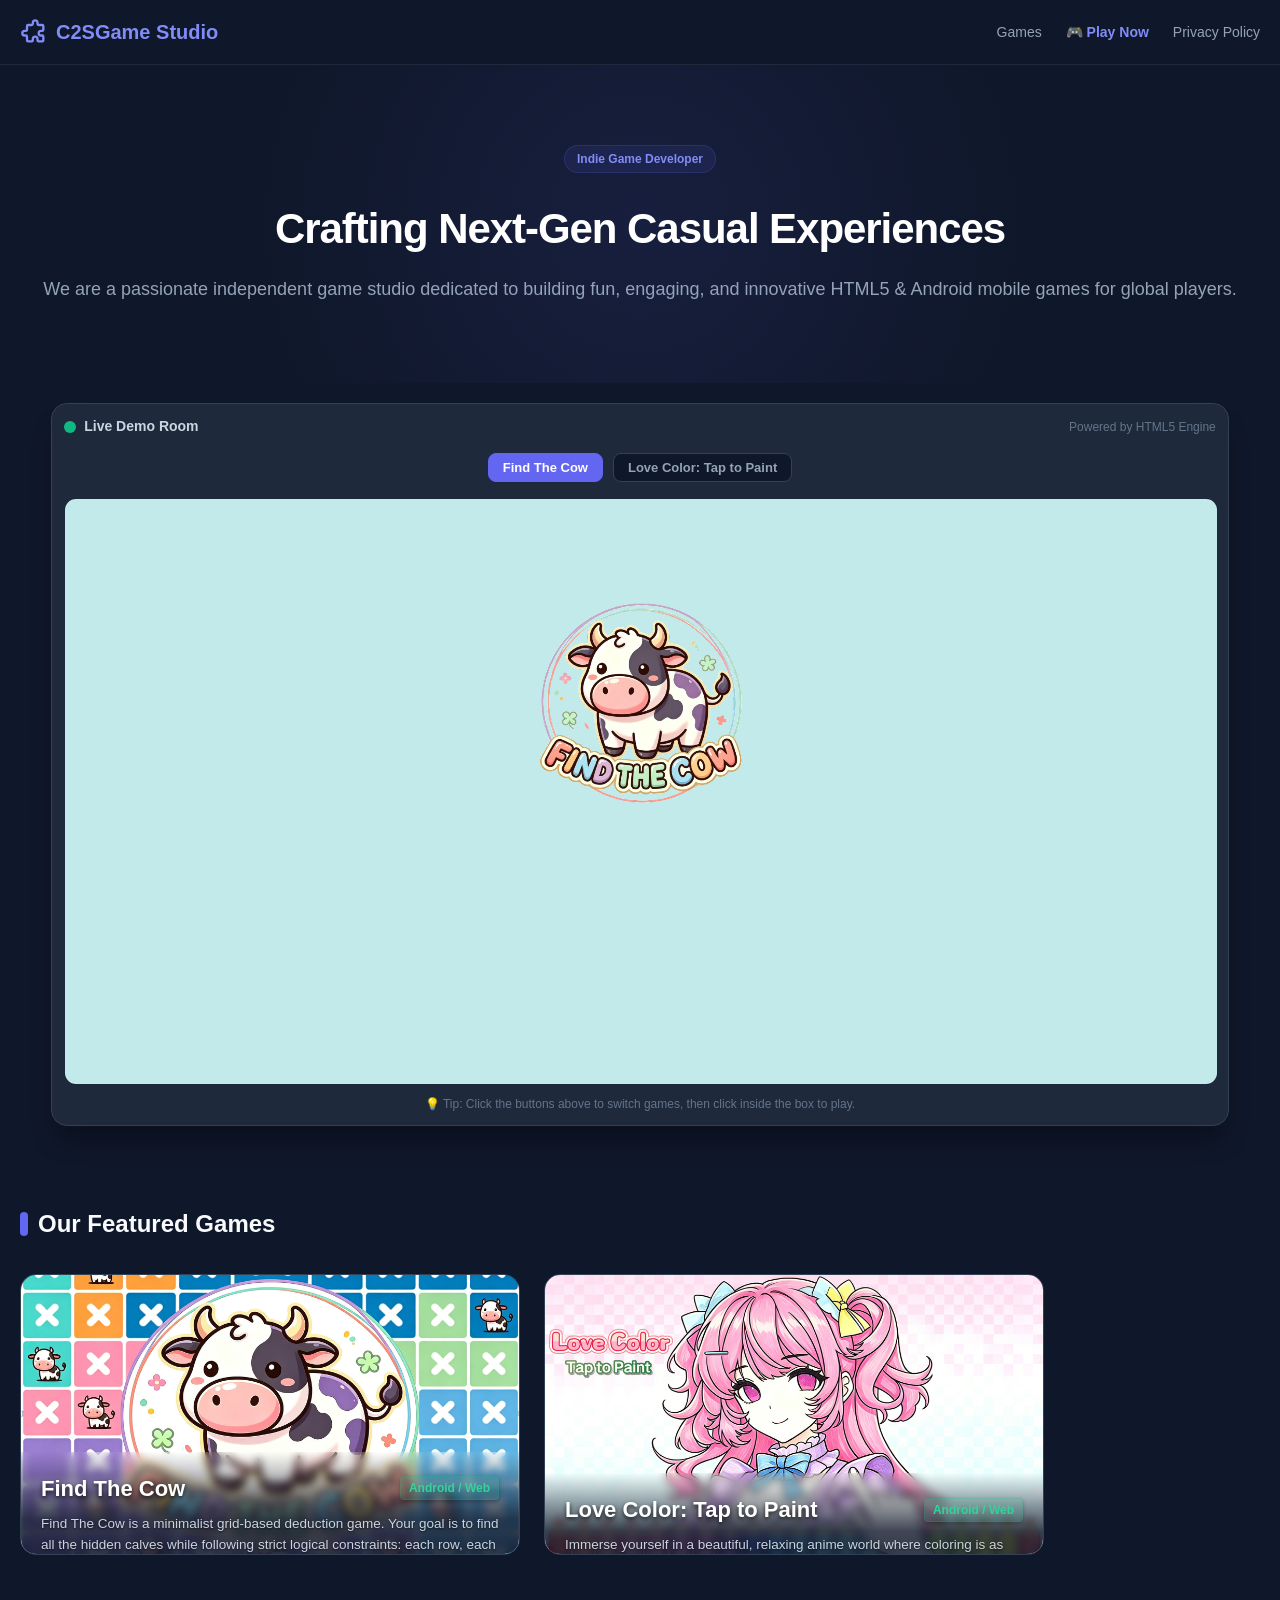
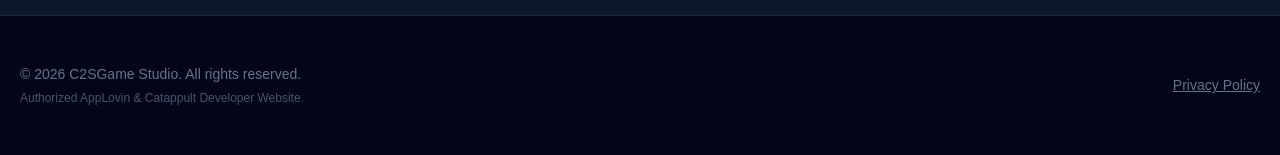
<file: index.html>
<!DOCTYPE html>
<html lang="en">
<head>
    <meta charset="UTF-8">
    <meta name="viewport" content="width=device-width, initial-scale=1.0">
    <title>C2SGame Studio</title>
    <style>
        /* 核心全局样式 */
        body { 
            background-color: #0f172a; 
            color: #f8fafc; 
            font-family: -apple-system, BlinkMacSystemFont, "Segoe UI", Roboto, Helvetica, Arial, sans-serif;
            margin: 0;
            padding: 0;
            line-height: 1.5;
        }
        a { text-decoration: none; color: inherit; }
        
        /* 导航栏 */
        nav {
            background-color: #0f172a;
            position: sticky;
            top: 0;
            z-index: 50;
            border-bottom: 1px solid #1e293b;
        }
        .nav-container {
            max-w: 1100px;
            margin: 0 auto;
            padding: 0 20px;
            height: 64px;
            display: flex;
            align-items: center;
            justify-content: space-between;
        }
        .logo-area { display: flex; align-items: center; gap: 8px; font-weight: bold; font-size: 20px; color: #818cf8; }
        .nav-links { display: flex; gap: 24px; font-size: 14px; color: #94a3b8; }
        .nav-links a:hover { color: #818cf8; transition: 0.2s; }
        .play-link { color: #818cf8; font-weight: 600; }

        /* 主视觉区 */
        header {
            text-align: center;
            padding: 80px 20px;
            background: radial-gradient(circle at center, rgba(99,102,241,0.1) 0%, transparent 60%);
        }
        .badge {
            display: inline-block;
            padding: 4px 12px;
            font-size: 12px;
            font-weight: 600;
            color: #818cf8;
            background-color: rgba(99, 102, 241, 0.1);
            border: 1px solid rgba(99, 102, 241, 0.2);
            border-radius: 9999px;
        }
        h1 { font-size: 42px; font-weight: 800; margin: 24px 0 16px 0; color: #ffffff; letter-spacing: -0.025em; }
        .hero-p { max-w: 650px; margin: 0 auto; color: #94a3b8; font-size: 18px; }

        /* 试玩区 */
        .demo-section { max-w: 850px; margin: 0 auto; padding: 0 20px 40px 20px; }
        .card-wrapper { background-color: #1e293b; border-radius: 16px; padding: 20px; border: 1px solid #334155; box-shadow: 0 20px 25px -5px rgba(0,0,0,0.3); }
        .demo-header { display: flex; justify-content: space-between; align-items: center; margin-bottom: 16px; }
        .live-status { display: flex; align-items: center; gap: 8px; font-size: 14px; font-weight: 600; color: #cbd5e1; }
        .dot { width: 12px; height: 12px; background-color: #10b981; border-radius: 50%; display: inline-block; }
        .demo-tech { font-size: 12px; color: #64748b; }
        .video-container { position: relative; width: 100%; aspect-ratio: 16/9; background-color: #020617; border-radius: 12px; overflow: hidden; border: 1px solid #1e293b; }
        iframe { width: 100%; height: 100%; border: 0; }

        /* 游戏列表区 */
        main { max-w: 1100px; margin: 0 auto; padding: 60px 20px; }
        .section-title { font-size: 24px; font-weight: 700; margin-bottom: 32px; display: flex; align-items: center; gap: 10px; }
        .title-bar { width: 8px; height: 24px; background-color: #6366f1; border-radius: 4px; }
        .grid-container { display: grid; grid-template-columns: repeat(auto-fit, minmax(300px, 1fr)); gap: 32px; }
        
        /* 游戏卡片样式核心修复 */
        .game-card { background-color: #1e293b; border-radius: 16px; overflow: hidden; border: 1px solid #334155; transition: 0.3s; }
        .game-card:hover { border-color: #6366f1; transform: translateY(-2px); }
        .card-banner { height: 192px; background-color: #334155; display: flex; align-items: center; justify-content: center; color: #475569; transition: background 0.3s; }
        .game-card:hover .card-banner { background-color: #475569; color: #94a3b8; }
        .card-body { padding: 24px; }
        .card-header-row { display: flex; justify-content: space-between; align-items: center; margin-bottom: 12px; gap: 12px; }
        .game-title { font-size: 20px; font-weight: 700; color: #ffffff; margin: 0; flex-shrink: 0; }
        .platform-tag { padding: 2px 8px; font-size: 12px; background-color: rgba(16, 185, 129, 0.1); color: #34d399; border: 1px solid rgba(16, 185, 129, 0.2); border-radius: 4px; font-weight: 600; white-space: nowrap; }
        .game-desc { font-size: 14px; color: #94a3b8; margin-top: 0; margin-bottom: 24px; line-height: 1.6; text-align: left; }
        .status-text { font-size: 12px; color: #64748b; text-align: left; }
        .status-highlight { color: #6366f1; font-weight: 600; }

        /* 页脚 */
        footer { border-top: 1px solid #1e293b; background-color: #020617; padding: 48px 20px; font-size: 14px; color: #64748b; }
        .footer-container { max-w: 1100px; margin: 0 auto; display: flex; flex-direction: column; gap: 24px; }
        @media (min-width: 768px) {
            .footer-container { flex-direction: row; justify-content: space-between; align-items: center; }
        }
        .footer-left p { margin: 0; }
        .footer-sub { font-size: 12px; color: #475569; margin-top: 4px; }
        .footer-links { display: flex; gap: 24px; }
        .footer-links a { text-decoration: underline; }
        .footer-links a:hover { color: #cbd5e1; }
    </style>
</head>
<body>

    <!-- 导航栏 -->
    <nav>
        <div class="nav-container">
            <div class="logo-area">
                <svg style="width:28px; height:28px;" fill="none" stroke="currentColor" viewBox="0 0 24 24"><path stroke-linecap="round" stroke-linejoin="round" stroke-width="2" d="M11 4a2 2 0 114 0v1a1 1 0 001 1h3a1 1 0 011 1v3a1 1 0 01-1 1h-1a2 2 0 100 4h1a1 1 0 011 1v3a1 1 0 01-1 1h-3a1 1 0 01-1-1v-1a2 2 0 10-4 0v1a1 1 0 01-1 1H7a1 1 0 01-1-1v-3a1 1 0 00-1-1H4a2 2 0 110-4h1a1 1 0 001-1V7a1 1 0 011-1h3a1 1 0 001-1V4z"></path></svg>
                <span>C2SGame Studio</span>
            </div>
            <div class="nav-links">
                <a href="#games">Games</a>
                <a href="#play-now" class="play-link">🎮 Play Now</a>
                <a href="./privacy.html">Privacy Policy</a>
            </div>
        </div>
    </nav>

    <!-- 主视觉区 -->
    <header>
        <span class="badge">Indie Game Developer</span>
        <h1>Crafting Next-Gen Casual Experiences</h1>
        <p class="hero-p">We are a passionate independent game studio dedicated to building fun, engaging, and innovative HTML5 & Android mobile games for global players.</p>
    </header>



    <!-- 实时游戏试玩区 (方案一：略小于屏幕，自适应极佳) -->
        <!-- 实时游戏试玩区 (带游戏自主切换功能) -->
    <section id="play-now" style="width: 92vw; max-width: 1200px; margin: 0 auto; padding: 20px 0;">
        <div class="card-wrapper" style="padding: 12px; border-radius: 16px;">
            <div class="demo-header" style="margin-bottom: 16px; display: flex; flex-direction: column; gap: 12px;">
                <div style="display: flex; justify-content: space-between; align-items: center; width: 100%;">
                    <div class="live-status">
                        <span class="dot"></span>
                        <span>Live Demo Room</span>
                    </div>
                    <span class="demo-tech">Powered by HTML5 Engine</span>
                </div>
                
                <!-- 👇 新增：游戏选择按钮菜单 -->
                <div style="display: flex; gap: 10px; margin-top: 4px; flex-wrap: wrap;">
                    <!-- 按钮 1：默认激活状态 (带有 active-btn 样式类) -->
                    <button class="game-selector-btn active-btn" onclick="switchGame('https://chengugu.github.io/findCowNew/index.html', this)">
                        Find The Cow
                    </button>
                    <!-- 按钮 2：备选游戏 (你可以把链接换成你的另一款游戏) -->
                    <button class="game-selector-btn" onclick="switchGame('https://chengugu.github.io/loveColor/index.html', this)">
                        Love Color: Tap to Paint
                    </button>
                    <!-- 按钮 3：如果你有第三款，可以照着这个格式继续加 -->
                </div>
            </div>

            <!-- 游戏嵌入框架窗口 -->
            <div class="video-container" style="width: 100%; height: 65vh; min-height: 350px; max-height: 700px; border-radius: 12px;">
                <iframe 
                    src="https://chengugu.github.io/findCowNew/index.html" 
                    id="game-frame"
                    allow="accelerometer; autoplay; encrypted-media; gyroscope; picture-in-picture" 
                    allowfullscreen>
                </iframe>
            </div>
            <p style="text-align: center; font-size: 12px; color: #64748b; margin-top: 10px; margin-bottom: 0;">
                💡 Tip: Click the buttons above to switch games, then click inside the box to play.
            </p>
        </div>
    </section>

    <!-- 👇 必须把这一段控制切换的 CSS 和 JS 脚本放在页面的任意位置（比如紧跟在上面这段代码后面即可） -->
    <style>
        /* 切换按钮的基础样式与高亮动效 */
        .game-selector-btn {
            background-color: #0f172a;
            color: #94a3b8;
            border: 1px solid #334155;
            padding: 6px 14px;
            font-size: 13px;
            font-weight: 600;
            border-radius: 8px;
            cursor: pointer;
            transition: all 0.2s;
        }
        .game-selector-btn:hover {
            border-color: #6366f1;
            color: #ffffff;
        }
        /* 被选中时的激活高亮状态（紫色底、白字） */
        .active-btn {
            background-color: #6366f1 !important;
            border-color: #6366f1 !important;
            color: #ffffff !important;
        }
    </style>

    <script>
        // 控制游戏链接动态切换的的核心 JavaScript 函数
        function switchGame(gameUrl, buttonElement) {
            // 1. 找到页面上的 iframe 窗口，并替换它的 src 链接
            document.getElementById('game-frame').src = gameUrl;
            
            // 2. 移除所有选择按钮的高亮色
            const buttons = document.querySelectorAll('.game-selector-btn');
            buttons.forEach(btn => btn.classList.remove('active-btn'));
            
            // 3. 给当前被点击的按钮加上高亮色
            buttonElement.classList.add('active-btn');
        }
    </script>


    

    <!-- 游戏展示区 -->
    <!-- 游戏展示区 -->
    <!-- 游戏展示区 (卡片强制靠左排列版) -->
    <main id="games">
        <div class="section-title">
            <div class="title-bar"></div>
            <span>Our Featured Games</span>
        </div>
        
        <!-- 
          💡 核心修复：
          1. 去掉原本失效或分散的 grid-container 类。
          2. justify-content: flex-start 确保所有卡片强制从左边开始排。
          3. gap: 24px 锁死了两张卡片之间的物理间距为 24 像素，绝对不会再裂开大缝。
        -->
        <div style="display: flex; flex-direction: row; justify-content: flex-start; align-items: flex-start; gap: 24px; flex-wrap: wrap; width: 100%; box-sizing: border-box;">
            
            <!-- ==================== 游戏卡片 1 (Find The Cow) ==================== -->
            <div class="game-card" style="position: relative; width: 100%; max-width: 500px; height: auto; aspect-ratio: 16 / 9; overflow: hidden; background-color: #020617; border-radius: 16px; box-sizing: border-box; flex-shrink: 0;">
                <!-- 海报图片背景层 -->
                <div class="card-banner" style="width: 100%; height: 100%; margin: 0; padding: 0; background-color: transparent;">
                    <img src="./cover_1.jpg" alt="Find The Cow Cover" style="width: 100%; height: 100%; object-fit: cover;">
                </div>
                <!-- 悬浮文字层 -->
                <div class="dynamic-card-body">
                    <div class="card-header-row" style="margin-bottom: 8px; display: flex; justify-content: space-between; align-items: center;">
                        <h3 class="game-title" style="text-shadow: 0 2px 4px rgba(0,0,0,0.8); font-size: 22px; margin: 0;">Find The Cow</h3>
                        <span class="platform-tag" style="box-shadow: 0 2px 4px rgba(0,0,0,0.3);">Android / Web</span>
                    </div>
                    <p class="game-desc" style="margin: 0; font-size: 13.5px; color: #cbd5e1; text-shadow: 0 1px 2px rgba(0,0,0,0.6); text-align: left;">
                        Find The Cow is a minimalist grid-based deduction game. Your goal is to find all the hidden calves while following strict logical constraints: each row, each column, and each color zone must contain exactly one calf, and no two calves can be neighbors.
                    </p>
                </div>
            </div>

            <!-- ==================== 游戏卡片 2 (Love Color: Tap to Paint) ==================== -->
            <div class="game-card" style="position: relative; width: 100%; max-width: 500px; height: auto; aspect-ratio: 16 / 9; overflow: hidden; background-color: #020617; border-radius: 16px; box-sizing: border-box; flex-shrink: 0;">
                <!-- 游戏封面图层 -->
                <div class="card-banner" style="width: 100%; height: 100%; margin: 0; padding: 0; background-color: #1e293b; display: flex; align-items: center; justify-content: center; color: #475569;">
                    <img src="./cover_2.jpg" alt="Find The Cow Cover" style="width: 100%; height: 100%; object-fit: cover;">
                </div>
                <!-- 悬浮文字层 -->
                <div class="dynamic-card-body">
                    <div class="card-header-row" style="margin-bottom: 8px; display: flex; justify-content: space-between; align-items: center;">
                        <h3 class="game-title" style="text-shadow: 0 2px 4px rgba(0,0,0,0.8); font-size: 22px; margin: 0;">Love Color: Tap to Paint</h3>
                        <span class="platform-tag" style="box-shadow: 0 2px 4px rgba(0,0,0,0.3);">Android / Web</span>
                    </div>
                    <p class="game-desc" style="margin: 0; font-size: 13.5px; color: #cbd5e1; text-shadow: 0 1px 2px rgba(0,0,0,0.6); text-align: left;">
                        Immerse yourself in a beautiful, relaxing anime world where coloring is as simple as a single tap! If you love anime girls, cute pixel art, and satisfying coloring mechanics, this is the perfect game for you to unwind.
                    </p>
                </div>
            </div>

        </div>
    </main>


    <!-- 👇 必须把这一段控制动画和隐藏滚动条的专用样式贴在后面（或者放进页面的 <style> 标签里） -->
    <style>
        /* 动态文字层基础状态：默认缩回底部，只露出标题 */
        .dynamic-card-body {
            position: absolute; 
            bottom: 0; 
            left: 0; 
            right: 0; 
            padding: 20px; 
            background: linear-gradient(to top, rgba(15, 23, 42, 0.95) 0%, rgba(15, 23, 42, 0.8) 60%, transparent 100%);
            backdrop-filter: blur(4px); 
            -webkit-backdrop-filter: blur(4px);
            /* 核心动画控制 */
            transform: translateY(65px); /* 默认下移，隐藏长文字描述 */
            transition: transform 0.35s cubic-bezier(0.25, 1, 0.5, 1);
            box-sizing: border-box;
            max-height: 75%;
            overflow-y: auto;
        }

        /* 鼠标悬停在卡片上，或者手机端点击时，文字层丝滑平滑滑起 */
        .game-card:hover .dynamic-card-body {
            transform: translateY(0);
        }

        /* 完美隐藏所有主流浏览器的内部纵向滚动条，保证视觉极其干净 */
        .dynamic-card-body::-webkit-scrollbar {
            display: none; /* Chrome, Safari, Opera */
        }
        .dynamic-card-body {
            -ms-overflow-style: none;  /* IE and Edge */
            scrollbar-width: none;  /* Firefox */
        }
    </style>




    <!-- 页脚 -->
    <footer>
        <div class="footer-container">
            <div class="footer-left">
                <p>&copy; 2026 C2SGame Studio. All rights reserved.</p>
                <div class="footer-sub">Authorized AppLovin & Catappult Developer Website.</div>
            </div>
            <div class="footer-links">
                <a href="./privacy.html">Privacy Policy</a>
                <!-- <a href="/app-ads.txt">app-ads.txt</a> -->
            </div>
        </div>
    </footer>

</body>
</html>
</file>
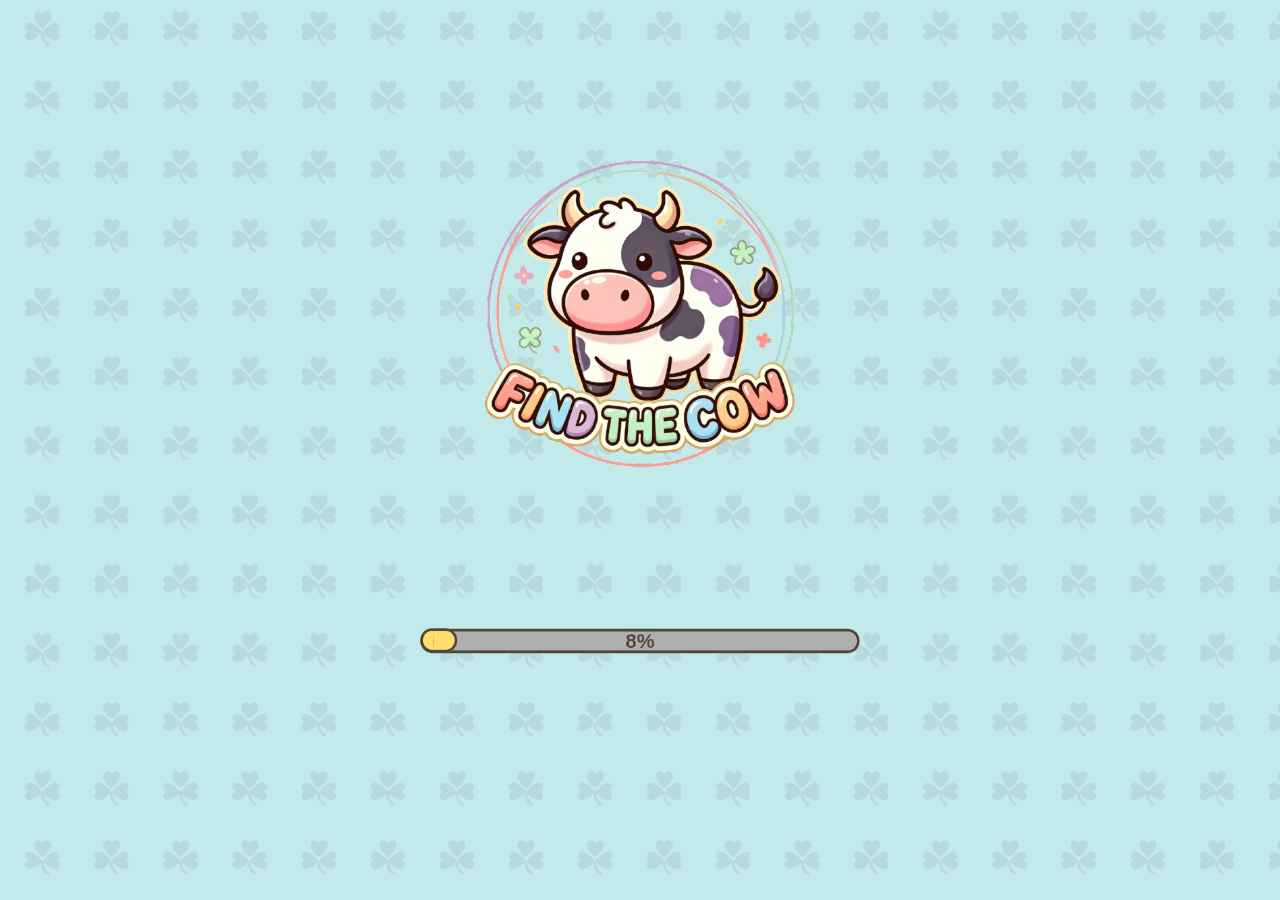
<file: findCow/index.html>
<!DOCTYPE html>
<html>
<head>
  <meta charset="utf-8">

  <title></title>

  <!--http://www.html5rocks.com/en/mobile/mobifying/-->
  <meta name="viewport"
        content="width=device-width,user-scalable=no,initial-scale=1, minimum-scale=1,maximum-scale=1"/>

  <!--https://developer.apple.com/library/safari/documentation/AppleApplications/Reference/SafariHTMLRef/Articles/MetaTags.html-->
  <meta name="apple-mobile-web-app-capable" content="yes">
  <meta name="apple-mobile-web-app-status-bar-style" content="black-translucent">
  <meta name="format-detection" content="telephone=no">

  <!-- force webkit on 360 -->
  <meta name="renderer" content="webkit"/>
  <meta name="force-rendering" content="webkit"/>
  <!-- force edge on IE -->
  <meta http-equiv="X-UA-Compatible" content="IE=edge,chrome=1"/>
  <meta name="msapplication-tap-highlight" content="no">

  <!-- force full screen on some browser -->
  <meta name="full-screen" content="yes"/>
  <meta name="x5-fullscreen" content="true"/>
  <meta name="360-fullscreen" content="true"/>
  
  <!-- force screen orientation on some browser -->
  <meta name="screen-orientation" content="portrait"/>
  <meta name="x5-orientation" content="portrait">

  <!--fix fireball/issues/3568 -->
  <!--<meta name="browsermode" content="application">-->
  <meta name="x5-page-mode" content="app">

  <!--<link rel="apple-touch-icon" href=".png" />-->
  <!--<link rel="apple-touch-icon-precomposed" href=".png" />-->

  <link rel="stylesheet" type="text/css" href="style-mobile.bf567.css"/>
  <link rel="icon" href="favicon.8de18.ico"/>
</head>
<body>
  <canvas id="GameCanvas" oncontextmenu="event.preventDefault()" tabindex="0"></canvas>
  <div id="splash">
    <!-- <div class="progress-bar stripes">
      <span style="width: 0%"></span>
    </div> -->
  </div>

<script src="src/settings.866c3.js" charset="utf-8"></script>

<script src="main.4ddb8.js" charset="utf-8"></script>

<script type="text/javascript">
(function () {
    // open web debugger console
    if (typeof VConsole !== 'undefined') {
        window.vConsole = new VConsole();
    }

    var debug = window._CCSettings.debug;
    var splash = document.getElementById('splash');
    splash.style.display = 'block';

    function loadScript (moduleName, cb) {
      function scriptLoaded () {
          document.body.removeChild(domScript);
          domScript.removeEventListener('load', scriptLoaded, false);
          cb && cb();
      };
      var domScript = document.createElement('script');
      domScript.async = true;
      domScript.src = moduleName;
      domScript.addEventListener('load', scriptLoaded, false);
      document.body.appendChild(domScript);
    }

    loadScript(debug ? 'cocos2d-js.js' : 'cocos2d-js-min.d2799.js', function () {
      if (CC_PHYSICS_BUILTIN || CC_PHYSICS_CANNON) {
        loadScript(debug ? 'physics.js' : 'physics-min.js', window.boot);
      }
      else {
        window.boot();
      }
    });
})();
</script>
</body>
</html>
</file>
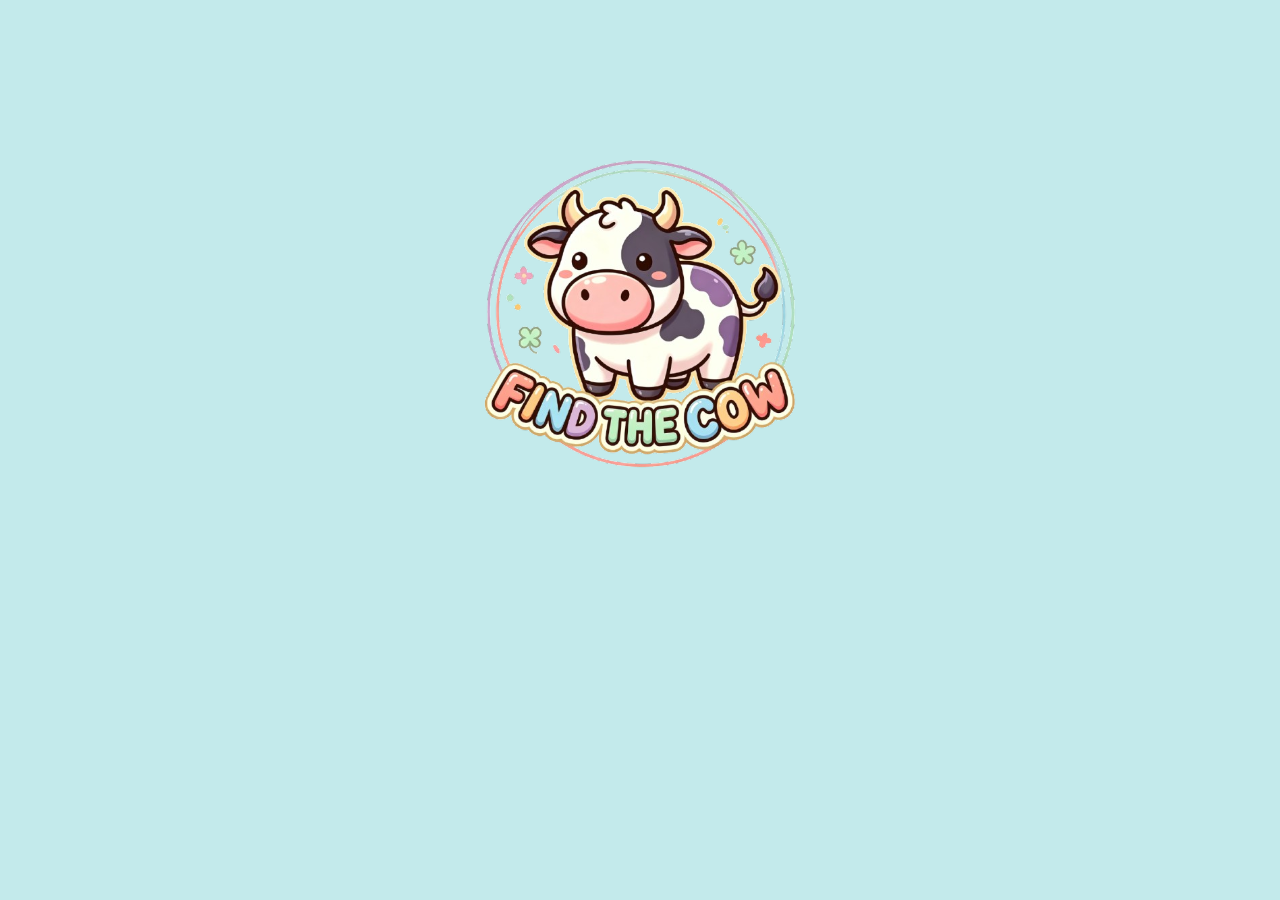
<file: findCowNew/index.html>
<!DOCTYPE html>
<html>
<head>
  <meta charset="utf-8">

  <title></title>

  <!--http://www.html5rocks.com/en/mobile/mobifying/-->
  <meta name="viewport"
        content="width=device-width,user-scalable=no,initial-scale=1, minimum-scale=1,maximum-scale=1"/>

  <!--https://developer.apple.com/library/safari/documentation/AppleApplications/Reference/SafariHTMLRef/Articles/MetaTags.html-->
  <meta name="apple-mobile-web-app-capable" content="yes">
  <meta name="apple-mobile-web-app-status-bar-style" content="black-translucent">
  <meta name="format-detection" content="telephone=no">

  <!-- force webkit on 360 -->
  <meta name="renderer" content="webkit"/>
  <meta name="force-rendering" content="webkit"/>
  <!-- force edge on IE -->
  <meta http-equiv="X-UA-Compatible" content="IE=edge,chrome=1"/>
  <meta name="msapplication-tap-highlight" content="no">

  <!-- force full screen on some browser -->
  <meta name="full-screen" content="yes"/>
  <meta name="x5-fullscreen" content="true"/>
  <meta name="360-fullscreen" content="true"/>
  
  <!-- force screen orientation on some browser -->
  <meta name="screen-orientation" content="portrait"/>
  <meta name="x5-orientation" content="portrait">

  <!--fix fireball/issues/3568 -->
  <!--<meta name="browsermode" content="application">-->
  <meta name="x5-page-mode" content="app">

  <!--<link rel="apple-touch-icon" href=".png" />-->
  <!--<link rel="apple-touch-icon-precomposed" href=".png" />-->

  <link rel="stylesheet" type="text/css" href="style-mobile.bf567.css"/>
  <link rel="icon" href="favicon.8de18.ico"/>
</head>
<body>
  <canvas id="GameCanvas" oncontextmenu="event.preventDefault()" tabindex="0"></canvas>
  <div id="splash">
    <!-- <div class="progress-bar stripes">
      <span style="width: 0%"></span>
    </div> -->
  </div>

<script src="src/settings.06960.js" charset="utf-8"></script>

<script src="main.21ec0.js" charset="utf-8"></script>

<script type="text/javascript">
(function () {
    // open web debugger console
    if (typeof VConsole !== 'undefined') {
        window.vConsole = new VConsole();
    }

    var debug = window._CCSettings.debug;
    var splash = document.getElementById('splash');
    splash.style.display = 'block';

    function loadScript (moduleName, cb) {
      function scriptLoaded () {
          document.body.removeChild(domScript);
          domScript.removeEventListener('load', scriptLoaded, false);
          cb && cb();
      };
      var domScript = document.createElement('script');
      domScript.async = true;
      domScript.src = moduleName;
      domScript.addEventListener('load', scriptLoaded, false);
      document.body.appendChild(domScript);
    }

    loadScript(debug ? 'cocos2d-js.js' : 'cocos2d-js-min.d2799.js', function () {
      if (CC_PHYSICS_BUILTIN || CC_PHYSICS_CANNON) {
        loadScript(debug ? 'physics.js' : 'physics-min.js', window.boot);
      }
      else {
        window.boot();
      }
    });
})();
</script>
</body>
</html>
</file>
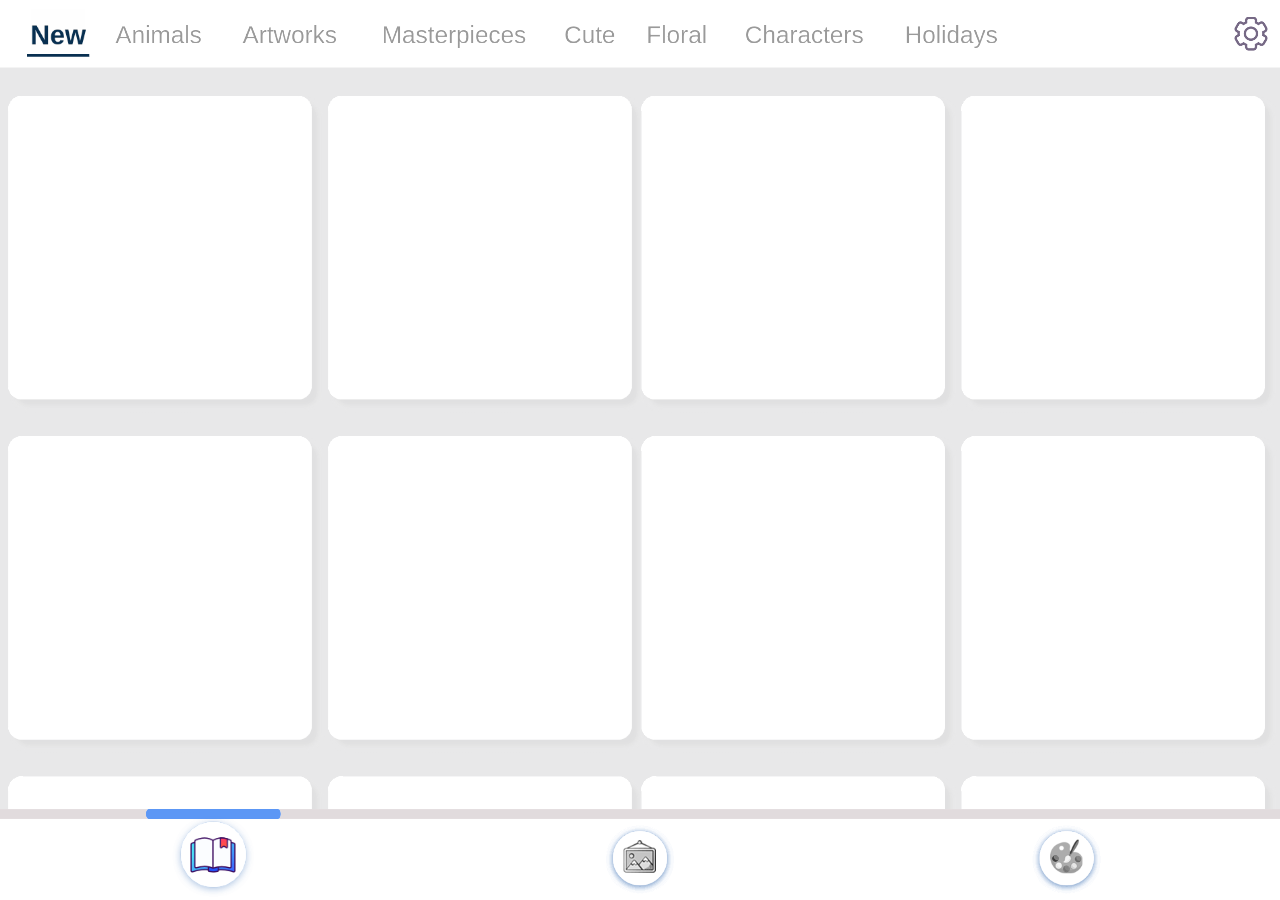
<file: loveColor/index.html>
<!DOCTYPE html>
<html>
<head>
  <meta charset="utf-8">

  <title></title>

  <!--http://www.html5rocks.com/en/mobile/mobifying/-->
  <meta name="viewport"
        content="width=device-width,user-scalable=no,initial-scale=1, minimum-scale=1,maximum-scale=1"/>

  <!--https://developer.apple.com/library/safari/documentation/AppleApplications/Reference/SafariHTMLRef/Articles/MetaTags.html-->
  <meta name="apple-mobile-web-app-capable" content="yes">
  <meta name="apple-mobile-web-app-status-bar-style" content="black-translucent">
  <meta name="format-detection" content="telephone=no">

  <!-- force webkit on 360 -->
  <meta name="renderer" content="webkit"/>
  <meta name="force-rendering" content="webkit"/>
  <!-- force edge on IE -->
  <meta http-equiv="X-UA-Compatible" content="IE=edge,chrome=1"/>
  <meta name="msapplication-tap-highlight" content="no">

  <!-- force full screen on some browser -->
  <meta name="full-screen" content="yes"/>
  <meta name="x5-fullscreen" content="true"/>
  <meta name="360-fullscreen" content="true"/>
  
  <!-- force screen orientation on some browser -->
  <meta name="screen-orientation" content="portrait"/>
  <meta name="x5-orientation" content="portrait">

  <!--fix fireball/issues/3568 -->
  <!--<meta name="browsermode" content="application">-->
  <meta name="x5-page-mode" content="app">

  <!--<link rel="apple-touch-icon" href=".png" />-->
  <!--<link rel="apple-touch-icon-precomposed" href=".png" />-->

  <link rel="stylesheet" type="text/css" href="style-mobile.bf567.css"/>
  <link rel="icon" href="favicon.8de18.ico"/>
</head>
<body>
  <canvas id="GameCanvas" oncontextmenu="event.preventDefault()" tabindex="0"></canvas>
  <div id="splash">
    <!-- <div class="progress-bar stripes">
      <span style="width: 0%"></span>
    </div> -->
  </div>

<script src="src/settings.802f5.js" charset="utf-8"></script>
<script src="main.44944.js" charset="utf-8"></script>

<script type="text/javascript">
(function () {
    // open web debugger console
    if (typeof VConsole !== 'undefined') {
        window.vConsole = new VConsole();
    }

    var debug = window._CCSettings.debug;
    var splash = document.getElementById('splash');
    splash.style.display = 'block';

    function loadScript (moduleName, cb) {
      function scriptLoaded () {
          document.body.removeChild(domScript);
          domScript.removeEventListener('load', scriptLoaded, false);
          cb && cb();
      };
      var domScript = document.createElement('script');
      domScript.async = true;
      domScript.src = moduleName;
      domScript.addEventListener('load', scriptLoaded, false);
      document.body.appendChild(domScript);
    }

    loadScript(debug ? 'cocos2d-js.js' : 'cocos2d-js-min.d2799.js', function () {
      if (CC_PHYSICS_BUILTIN || CC_PHYSICS_CANNON) {
        loadScript(debug ? 'physics.js' : 'physics-min.js', window.boot);
      }
      else {
        window.boot();
      }
    });
})();
</script>
</body>
</html>
</file>
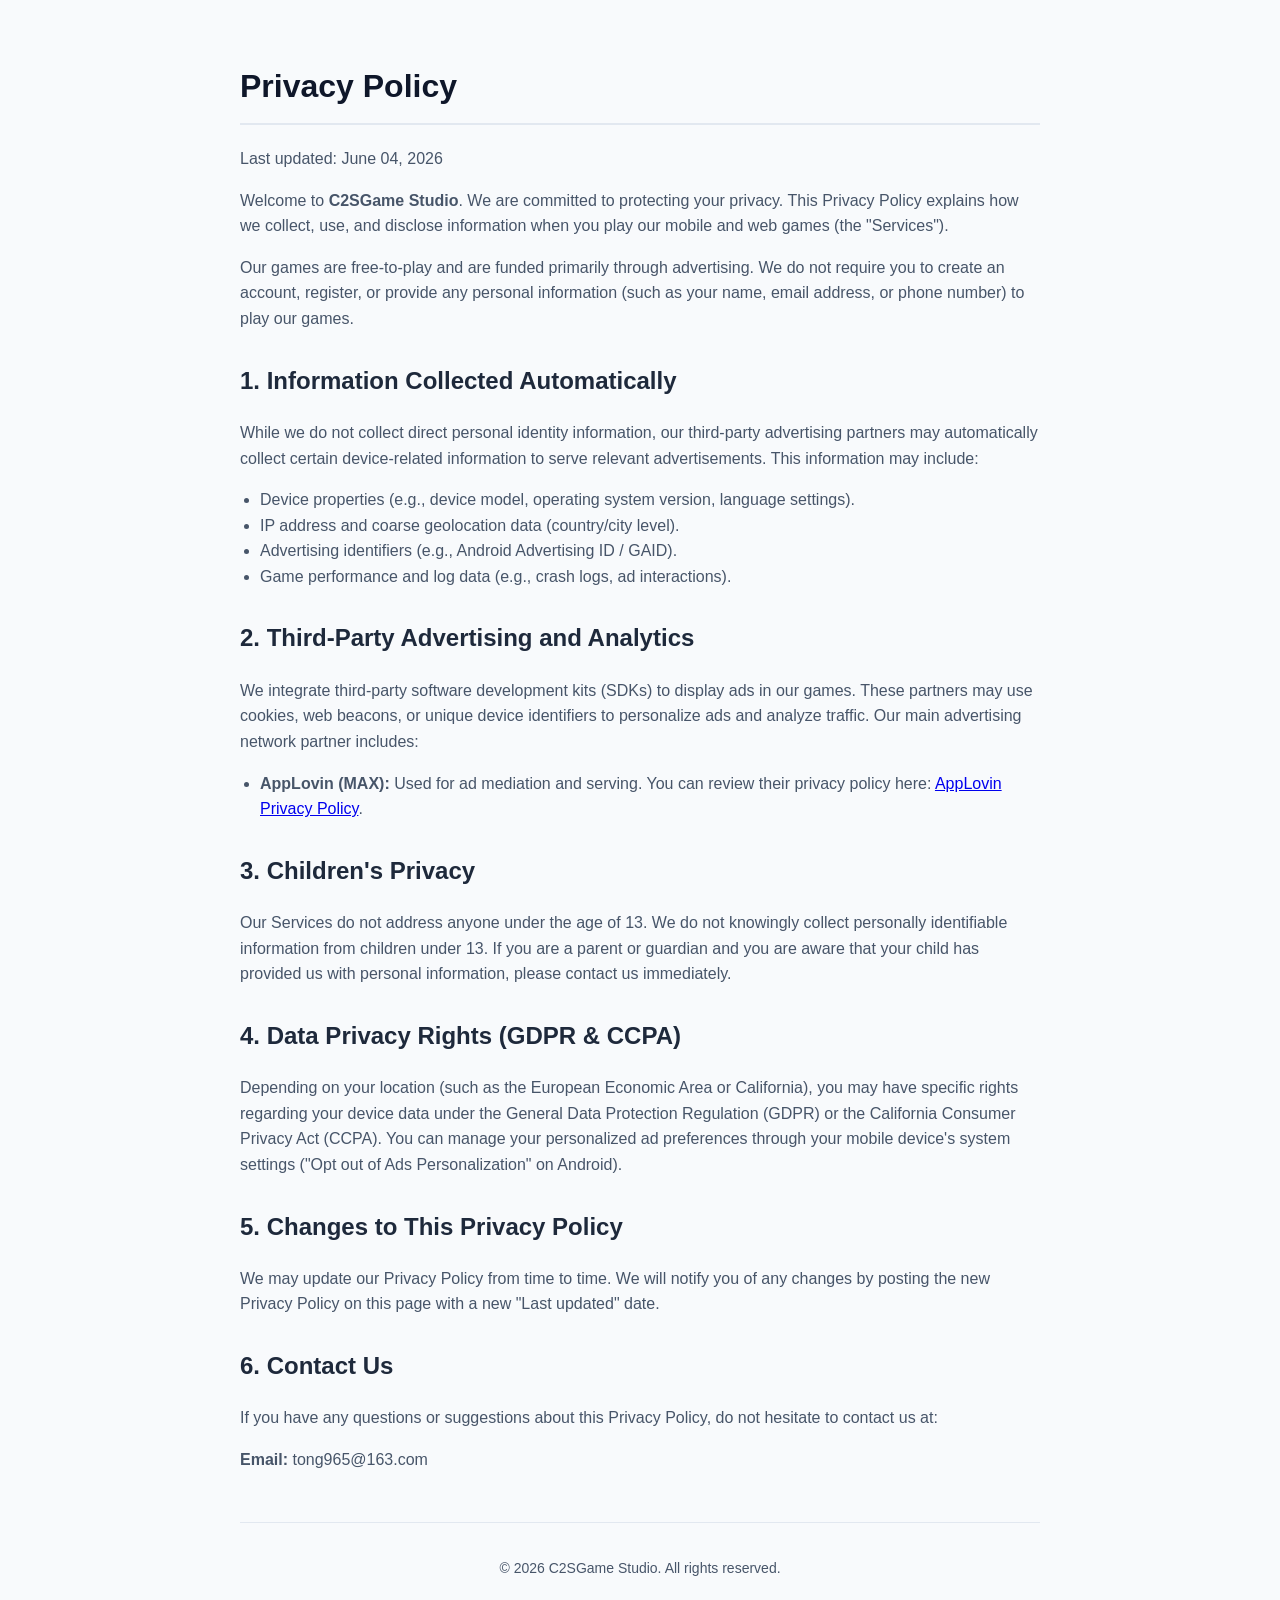
<file: privacy.html>
<!DOCTYPE html>
<html lang="en">
<head>
    <meta charset="UTF-8">
    <meta name="viewport" content="width=device-width, initial-scale=1.0">
    <title>Privacy Policy - [Your Studio Name]</title>
    <style>
        body { font-family: -apple-system, sans-serif; line-height: 1.6; color: #334155; max-width: 800px; margin: 0 auto; padding: 40px 20px; background-color: #f8fafc; }
        h1 { color: #0f172a; border-bottom: 2px solid #e2e8f0; padding-bottom: 10px; }
        h2 { color: #1e293b; margin-top: 30px; }
        p, li { color: #475569; }
        ul { padding-left: 20px; }
        .footer { margin-top: 50px; font-size: 14px; color: #94a3b8; text-align: center; border-top: 1px solid #e2e8f0; padding-top: 20px; }
    </style>
</head>
<body>

    <h1>Privacy Policy</h1>
    <p>Last updated: June 04, 2026</p>
    
    <p>Welcome to <strong>C2SGame Studio</strong>. We are committed to protecting your privacy. This Privacy Policy explains how we collect, use, and disclose information when you play our mobile and web games (the "Services").</p>
    
    <p>Our games are free-to-play and are funded primarily through advertising. We do not require you to create an account, register, or provide any personal information (such as your name, email address, or phone number) to play our games.</p>

    <h2>1. Information Collected Automatically</h2>
    <p>While we do not collect direct personal identity information, our third-party advertising partners may automatically collect certain device-related information to serve relevant advertisements. This information may include:</p>
    <ul>
        <li>Device properties (e.g., device model, operating system version, language settings).</li>
        <li>IP address and coarse geolocation data (country/city level).</li>
        <li>Advertising identifiers (e.g., Android Advertising ID / GAID).</li>
        <li>Game performance and log data (e.g., crash logs, ad interactions).</li>
    </ul>

    <h2>2. Third-Party Advertising and Analytics</h2>
    <p>We integrate third-party software development kits (SDKs) to display ads in our games. These partners may use cookies, web beacons, or unique device identifiers to personalize ads and analyze traffic. Our main advertising network partner includes:</p>
    <ul>
        <li><strong>AppLovin (MAX):</strong> Used for ad mediation and serving. You can review their privacy policy here: <a href="https://applovin.com" target="_blank">AppLovin Privacy Policy</a>.</li>
    </ul>

    <h2>3. Children's Privacy</h2>
    <p>Our Services do not address anyone under the age of 13. We do not knowingly collect personally identifiable information from children under 13. If you are a parent or guardian and you are aware that your child has provided us with personal information, please contact us immediately.</p>

    <h2>4. Data Privacy Rights (GDPR & CCPA)</h2>
    <p>Depending on your location (such as the European Economic Area or California), you may have specific rights regarding your device data under the General Data Protection Regulation (GDPR) or the California Consumer Privacy Act (CCPA). You can manage your personalized ad preferences through your mobile device's system settings ("Opt out of Ads Personalization" on Android).</p>

    <h2>5. Changes to This Privacy Policy</h2>
    <p>We may update our Privacy Policy from time to time. We will notify you of any changes by posting the new Privacy Policy on this page with a new "Last updated" date.</p>

    <h2>6. Contact Us</h2>
    <p>If you have any questions or suggestions about this Privacy Policy, do not hesitate to contact us at:</p>
    <p><strong>Email:</strong> tong965@163.com</p>

    <div class="footer">
        <p>&copy; 2026 C2SGame Studio. All rights reserved.</p>
    </div>

</body>
</html>
</file>
<file: findCow/style-mobile.bf567.css>
html {
  -ms-touch-action: none;
}

body, canvas, div {
  display: block;
  outline: none;
  -webkit-tap-highlight-color: rgba(0, 0, 0, 0);

  user-select: none;
  -moz-user-select: none;
  -webkit-user-select: none;
  -ms-user-select: none;
  -khtml-user-select: none;
  -webkit-tap-highlight-color: rgba(0, 0, 0, 0);
}

/* Remove spin of input type number */
input::-webkit-outer-spin-button,
input::-webkit-inner-spin-button {
  /* display: none; <- Crashes Chrome on hover */
  -webkit-appearance: none;
  margin: 0; /* <-- Apparently some margin are still there even though it's hidden */
}

body {
  position: absolute;
  top: 0;
  left: 0;
  width: 100%;
  height: 100%;
  padding: 0;
  border: 0;
  margin: 0;

  cursor: default;
  color: #888;
  background-color: #333;

  text-align: center;
  font-family: Helvetica, Verdana, Arial, sans-serif;

  display: flex;
  flex-direction: column;
  
  /* fix bug: https://github.com/cocos-creator/2d-tasks/issues/791 */
  /* overflow cannot be applied in Cocos2dGameContainer, 
  otherwise child elements will be hidden when Cocos2dGameContainer rotated 90 deg */
  overflow: hidden;
}

#Cocos2dGameContainer {
  position: absolute;
  margin: 0;
  left: 0px;
  top: 0px;

  display: -webkit-box;
  -webkit-box-orient: horizontal;
  -webkit-box-align: center;
  -webkit-box-pack: center;
}

canvas {
  background-color: rgba(0, 0, 0, 0);
}

a:link, a:visited {
  color: #666;
}

a:active, a:hover {
  color: #666;
}

p.header {
  font-size: small;
}

p.footer {
  font-size: x-small;
}

/* #splash {
  position: absolute;
  top: 0;
  left: 0;
  width: 100%;
  height: 100%;
  background: #171717 url(./splash.71bee.png) no-repeat center;
  background-size: 45%;
} */

.progress-bar {
    position: absolute;
    left: 27.5%;
    top: 80%;
    height: 3px;
    padding: 2px;
    width: 45%;
    border-radius: 7px;
    box-shadow: 0 1px 5px #000 inset, 0 1px 0 #444;           
}

.progress-bar span {
    display: block;
    height: 100%;
    border-radius: 3px;
    transition: width .4s ease-in-out;
    background-color: #3dc5de;
}

.stripes span {
    background-size: 30px 30px;
    background-image: linear-gradient(135deg, rgba(255, 255, 255, .15) 25%, transparent 25%,
                        transparent 50%, rgba(255, 255, 255, .15) 50%, rgba(255, 255, 255, .15) 75%,
                        transparent 75%, transparent);            
    
    animation: animate-stripes 1s linear infinite;             
}

@keyframes animate-stripes {
    0% {background-position: 0 0;} 100% {background-position: 60px 0;}
}
</file>
<file: findCowNew/style-mobile.bf567.css>
html {
  -ms-touch-action: none;
}

body, canvas, div {
  display: block;
  outline: none;
  -webkit-tap-highlight-color: rgba(0, 0, 0, 0);

  user-select: none;
  -moz-user-select: none;
  -webkit-user-select: none;
  -ms-user-select: none;
  -khtml-user-select: none;
  -webkit-tap-highlight-color: rgba(0, 0, 0, 0);
}

/* Remove spin of input type number */
input::-webkit-outer-spin-button,
input::-webkit-inner-spin-button {
  /* display: none; <- Crashes Chrome on hover */
  -webkit-appearance: none;
  margin: 0; /* <-- Apparently some margin are still there even though it's hidden */
}

body {
  position: absolute;
  top: 0;
  left: 0;
  width: 100%;
  height: 100%;
  padding: 0;
  border: 0;
  margin: 0;

  cursor: default;
  color: #888;
  background-color: #333;

  text-align: center;
  font-family: Helvetica, Verdana, Arial, sans-serif;

  display: flex;
  flex-direction: column;
  
  /* fix bug: https://github.com/cocos-creator/2d-tasks/issues/791 */
  /* overflow cannot be applied in Cocos2dGameContainer, 
  otherwise child elements will be hidden when Cocos2dGameContainer rotated 90 deg */
  overflow: hidden;
}

#Cocos2dGameContainer {
  position: absolute;
  margin: 0;
  left: 0px;
  top: 0px;

  display: -webkit-box;
  -webkit-box-orient: horizontal;
  -webkit-box-align: center;
  -webkit-box-pack: center;
}

canvas {
  background-color: rgba(0, 0, 0, 0);
}

a:link, a:visited {
  color: #666;
}

a:active, a:hover {
  color: #666;
}

p.header {
  font-size: small;
}

p.footer {
  font-size: x-small;
}

/* #splash {
  position: absolute;
  top: 0;
  left: 0;
  width: 100%;
  height: 100%;
  background: #171717 url(./splash.71bee.png) no-repeat center;
  background-size: 45%;
} */

.progress-bar {
    position: absolute;
    left: 27.5%;
    top: 80%;
    height: 3px;
    padding: 2px;
    width: 45%;
    border-radius: 7px;
    box-shadow: 0 1px 5px #000 inset, 0 1px 0 #444;           
}

.progress-bar span {
    display: block;
    height: 100%;
    border-radius: 3px;
    transition: width .4s ease-in-out;
    background-color: #3dc5de;
}

.stripes span {
    background-size: 30px 30px;
    background-image: linear-gradient(135deg, rgba(255, 255, 255, .15) 25%, transparent 25%,
                        transparent 50%, rgba(255, 255, 255, .15) 50%, rgba(255, 255, 255, .15) 75%,
                        transparent 75%, transparent);            
    
    animation: animate-stripes 1s linear infinite;             
}

@keyframes animate-stripes {
    0% {background-position: 0 0;} 100% {background-position: 60px 0;}
}
</file>
<file: loveColor/style-mobile.bf567.css>
html {
  -ms-touch-action: none;
}

body, canvas, div {
  display: block;
  outline: none;
  -webkit-tap-highlight-color: rgba(0, 0, 0, 0);

  user-select: none;
  -moz-user-select: none;
  -webkit-user-select: none;
  -ms-user-select: none;
  -khtml-user-select: none;
  -webkit-tap-highlight-color: rgba(0, 0, 0, 0);
}

/* Remove spin of input type number */
input::-webkit-outer-spin-button,
input::-webkit-inner-spin-button {
  /* display: none; <- Crashes Chrome on hover */
  -webkit-appearance: none;
  margin: 0; /* <-- Apparently some margin are still there even though it's hidden */
}

body {
  position: absolute;
  top: 0;
  left: 0;
  width: 100%;
  height: 100%;
  padding: 0;
  border: 0;
  margin: 0;

  cursor: default;
  color: #888;
  background-color: #333;

  text-align: center;
  font-family: Helvetica, Verdana, Arial, sans-serif;

  display: flex;
  flex-direction: column;
  
  /* fix bug: https://github.com/cocos-creator/2d-tasks/issues/791 */
  /* overflow cannot be applied in Cocos2dGameContainer, 
  otherwise child elements will be hidden when Cocos2dGameContainer rotated 90 deg */
  overflow: hidden;
}

#Cocos2dGameContainer {
  position: absolute;
  margin: 0;
  left: 0px;
  top: 0px;

  display: -webkit-box;
  -webkit-box-orient: horizontal;
  -webkit-box-align: center;
  -webkit-box-pack: center;
}

canvas {
  background-color: rgba(0, 0, 0, 0);
}

a:link, a:visited {
  color: #666;
}

a:active, a:hover {
  color: #666;
}

p.header {
  font-size: small;
}

p.footer {
  font-size: x-small;
}

/* #splash {
  position: absolute;
  top: 0;
  left: 0;
  width: 100%;
  height: 100%;
  background: #171717 url(./splash.71bee.png) no-repeat center;
  background-size: 45%;
} */

.progress-bar {
    position: absolute;
    left: 27.5%;
    top: 80%;
    height: 3px;
    padding: 2px;
    width: 45%;
    border-radius: 7px;
    box-shadow: 0 1px 5px #000 inset, 0 1px 0 #444;           
}

.progress-bar span {
    display: block;
    height: 100%;
    border-radius: 3px;
    transition: width .4s ease-in-out;
    background-color: #3dc5de;
}

.stripes span {
    background-size: 30px 30px;
    background-image: linear-gradient(135deg, rgba(255, 255, 255, .15) 25%, transparent 25%,
                        transparent 50%, rgba(255, 255, 255, .15) 50%, rgba(255, 255, 255, .15) 75%,
                        transparent 75%, transparent);            
    
    animation: animate-stripes 1s linear infinite;             
}

@keyframes animate-stripes {
    0% {background-position: 0 0;} 100% {background-position: 60px 0;}
}
</file>
